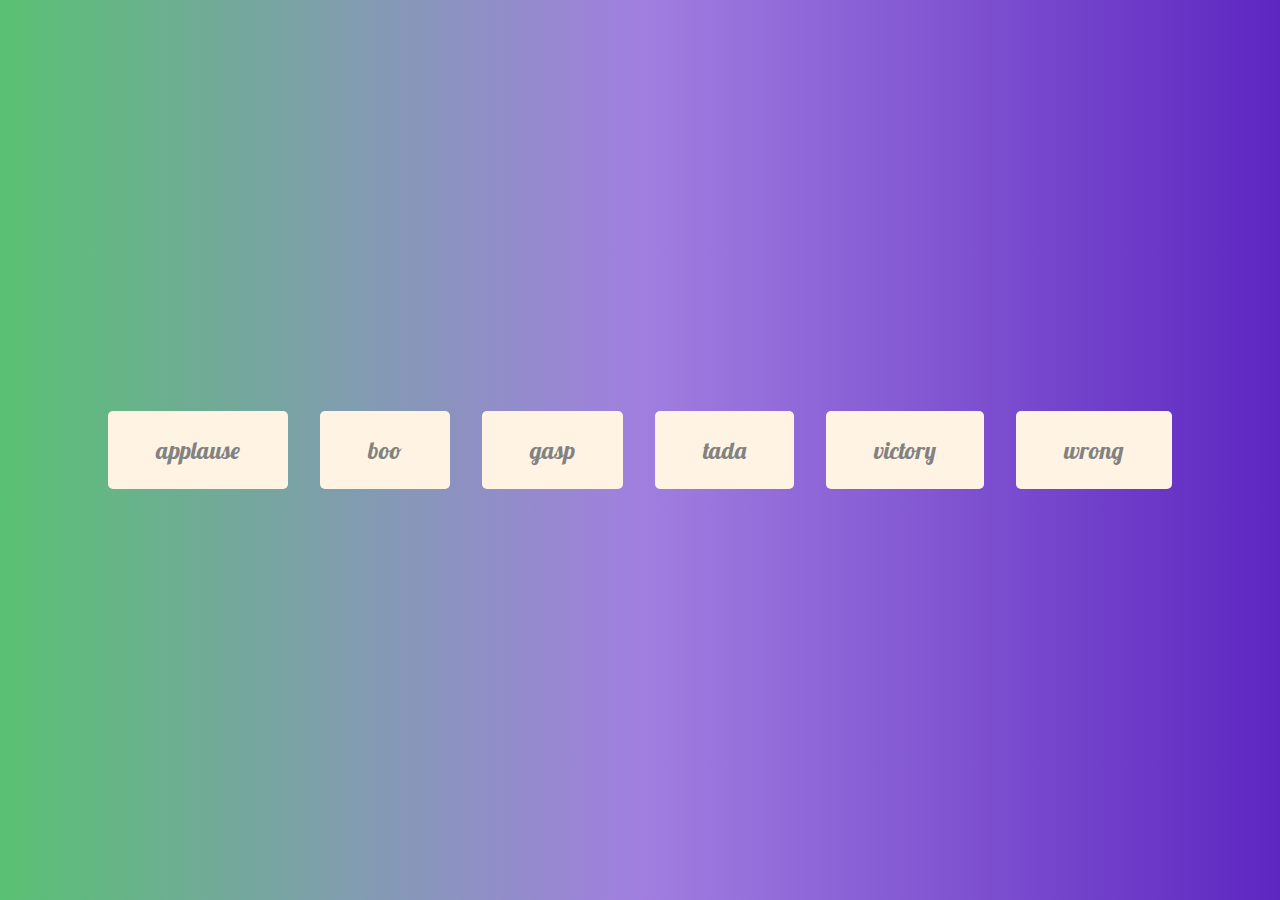
<file:  sound board/index.html>
<!--
 * @Author: Molly Pan
 * @Date: 2022-06-14 18:37:07
 * @LastEditTime: 2022-06-14 18:52:55
 * @FilePath: /50projects/ sound board/index.html
 * 只要卷不死，就往死里卷૮ ฅ'ㅅ'ฅ ა
-->
<!DOCTYPE html>
<html lang="en">

<head>
    <meta charset="UTF-8">
    <meta http-equiv="X-UA-Compatible" content="IE=edge">
    <meta name="viewport" content="width=device-width, initial-scale=1.0">
    <title>sound board</title>
    <link rel="stylesheet" href="./style.css">
</head>

<body>
    <audio src="./sounds/applause.mp3" id="applause"></audio>
    <audio src="./sounds/boo.mp3" id="boo"></audio>
    <audio src="./sounds/gasp.mp3" id="gasp"></audio>
    <audio src="./sounds/tada.mp3" id="tada"></audio>
    <audio src="./sounds/victory.mp3" id="victory"></audio>
    <audio src="./sounds/wrong.mp3" id="wrong"></audio>

    <div id="buttons"></div>
    <script src="./script.js"></script>
</body>

</html>
</file>
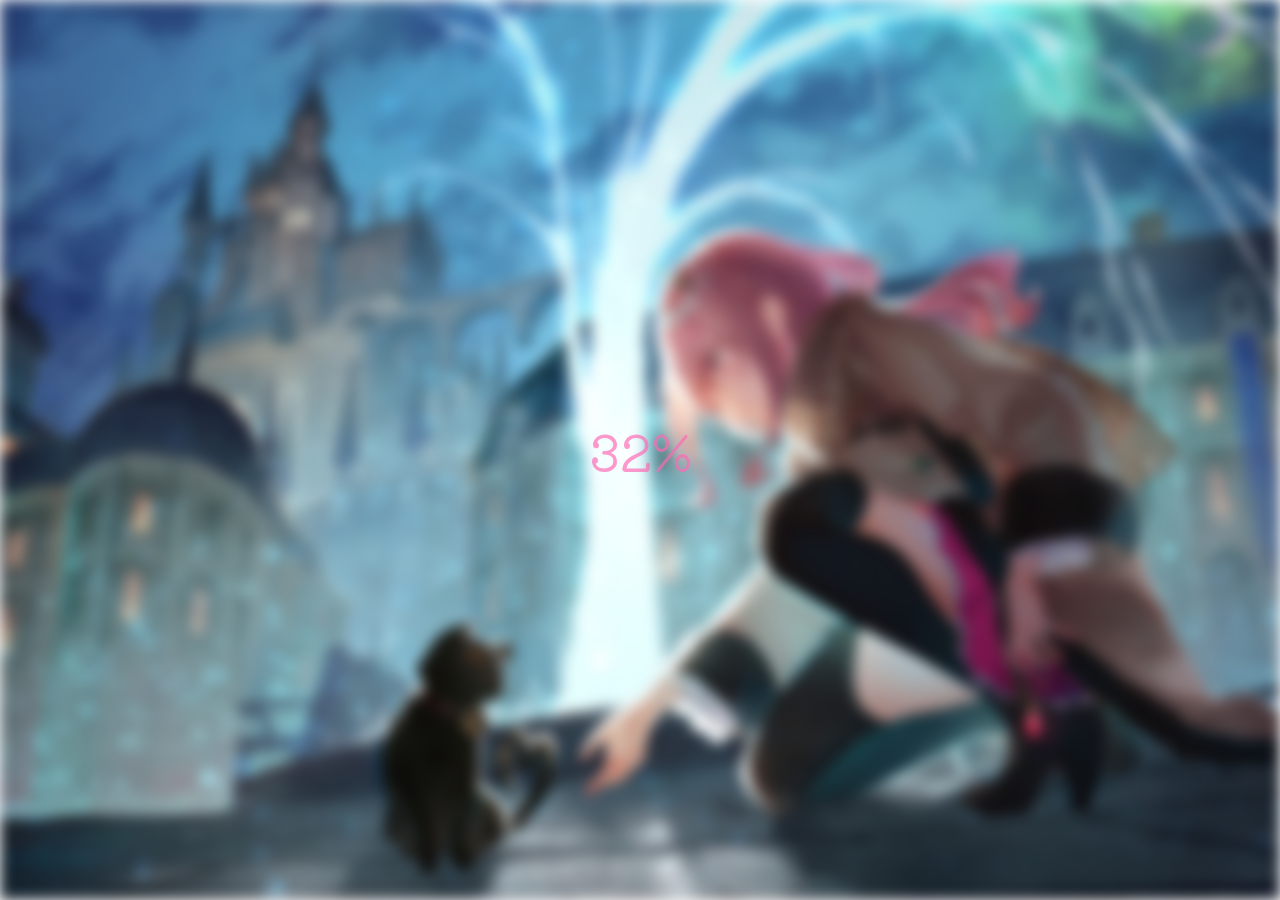
<file: Blurry Loading/index.html>
<!--
 * @Author: Molly Pan
 * @Date: 2022-06-10 20:33:29
 * @LastEditTime: 2022-06-10 21:05:58
 * @FilePath: /50projects/Blurry Loading/index.html
 * 只要卷不死，就往死里卷૮ ฅ'ㅅ'ฅ ა
-->
<!DOCTYPE html>
<html lang="en">

<head>
    <meta charset="UTF-8">
    <meta http-equiv="X-UA-Compatible" content="IE=edge">
    <meta name="viewport" content="width=device-width, initial-scale=1.0">
    <title>blurry loading</title>
    <link rel="stylesheet" href="./style.css">
</head>

<body>
    <section class="bg"></section>
    <div class="loading-text">0%</div>
<script src="./script.js"></script>
</body>

</html>
</file>
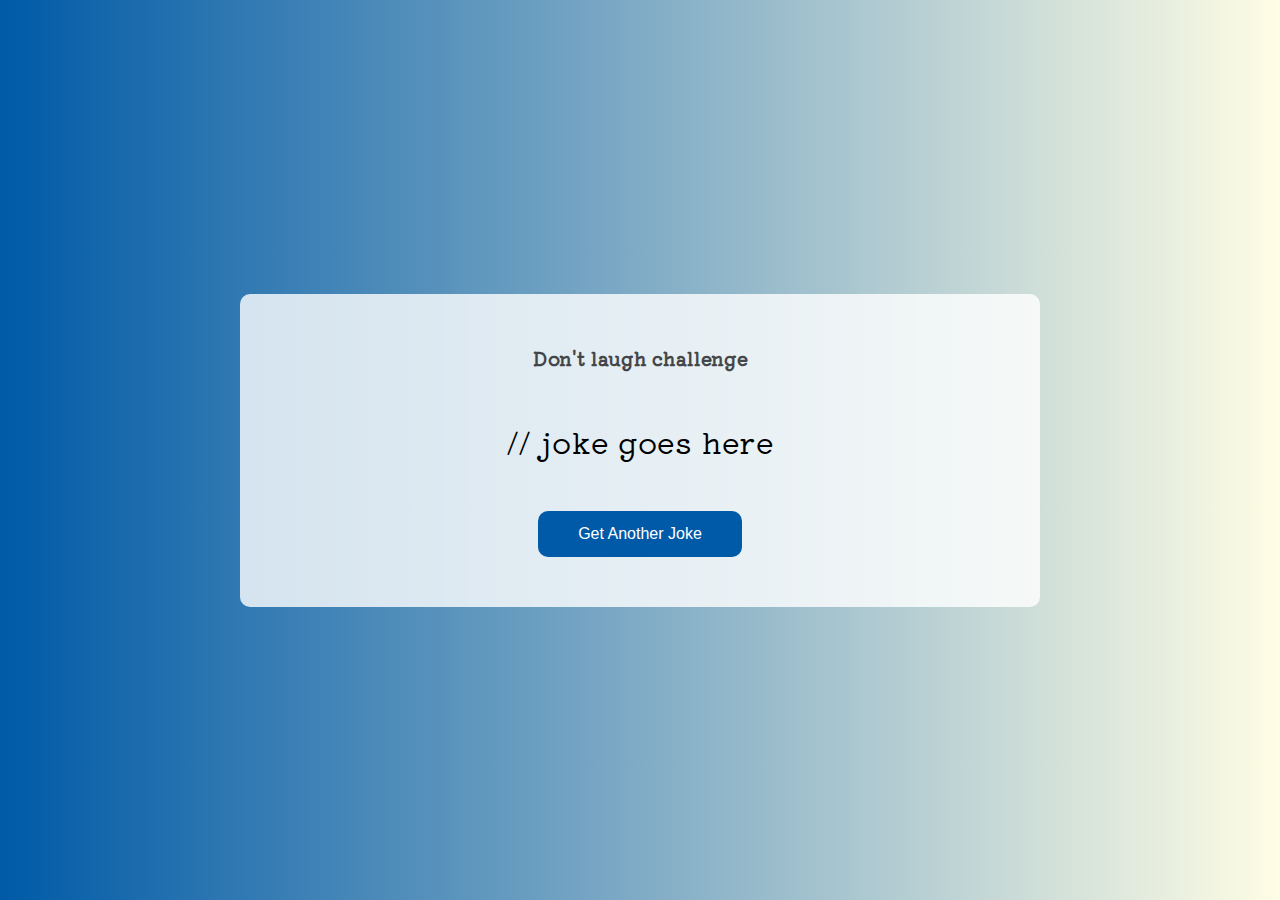
<file: dad jokes/index.html>
<!--
 * @Author: Molly Pan
 * @Date: 2022-06-16 22:58:53
 * @LastEditTime: 2022-06-16 23:25:00
 * @FilePath: /50projects/dad jokes/index.html
 * 只要卷不死，就往死里卷૮ ฅ'ㅅ'ฅ ა
-->
<!DOCTYPE html>
<html lang="en">

<head>
    <meta charset="UTF-8">
    <meta http-equiv="X-UA-Compatible" content="IE=edge">
    <meta name="viewport" content="width=device-width, initial-scale=1.0">
    <title>Dad Jokes</title>
    <link rel="stylesheet" href="./style.css">
</head>

<body>
    <div class="container">
        <h3>Don't laugh challenge</h3>
        <div id="joke" class="joke">
            // joke goes here
        </div>
        <button id="jokebtn" class="btn">Get Another Joke</button>
    </div>
    <script src="./script.js"></script>
</body>

</html>
</file>
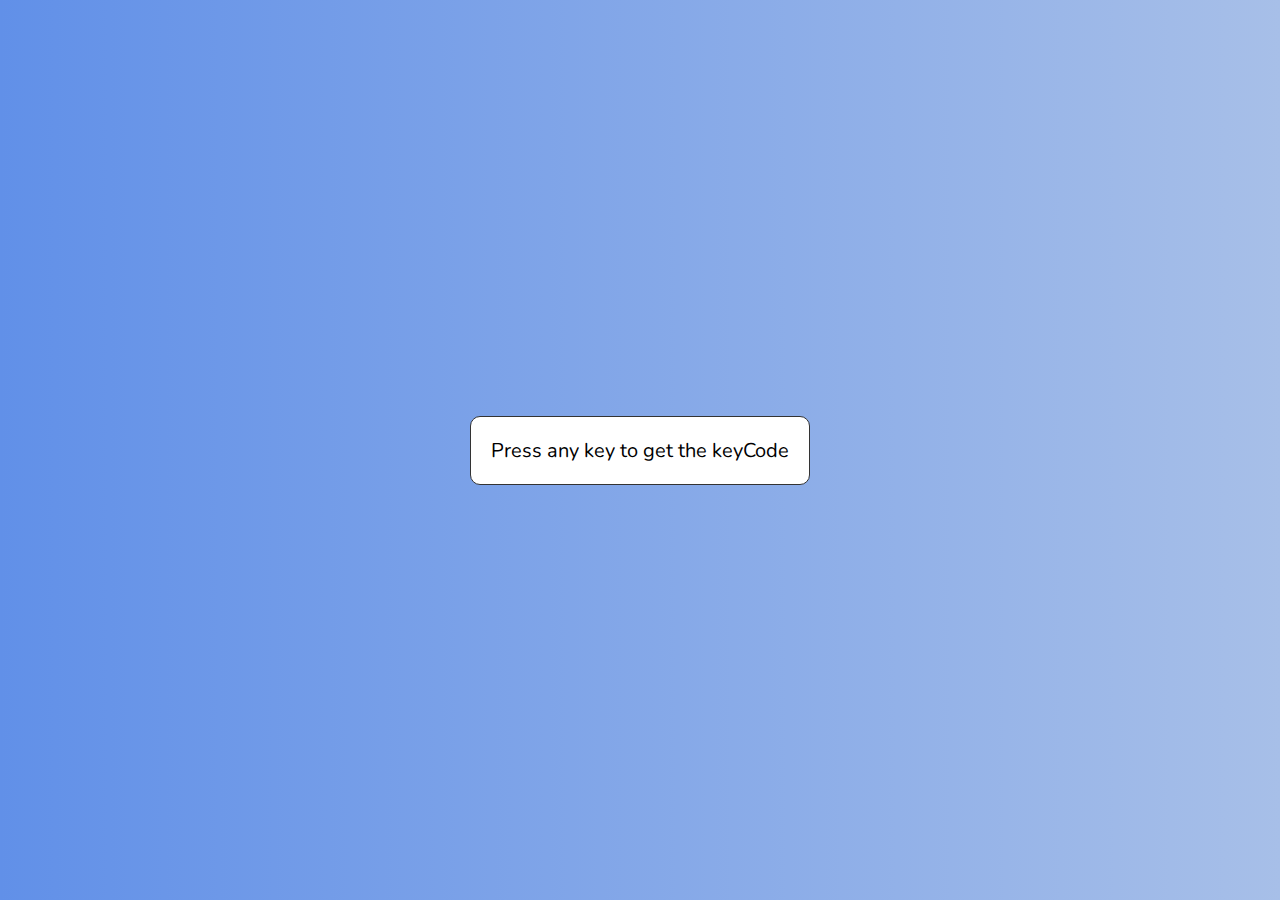
<file: event keycode/index.html>
<!--
 * @Author: Molly Pan
 * @Date: 2022-06-17 21:51:15
 * @LastEditTime: 2022-06-17 22:23:23
 * @FilePath: /50projects/event keycode/index.html
 * 只要卷不死，就往死里卷૮ ฅ'ㅅ'ฅ ა
-->

<!DOCTYPE html>
<html lang="en">

<head>
    <meta charset="UTF-8">
    <meta http-equiv="X-UA-Compatible" content="IE=edge">
    <meta name="viewport" content="width=device-width, initial-scale=1.0">
    <title>keycode</title>
    <link rel="stylesheet" href="./style.css">
</head>

<body>
    <div id="insert">
        <div class="key">
            Press any key to get the keyCode
        </div>
    </div>
    <script src="./script.js"></script>
</body>

</html>
</file>
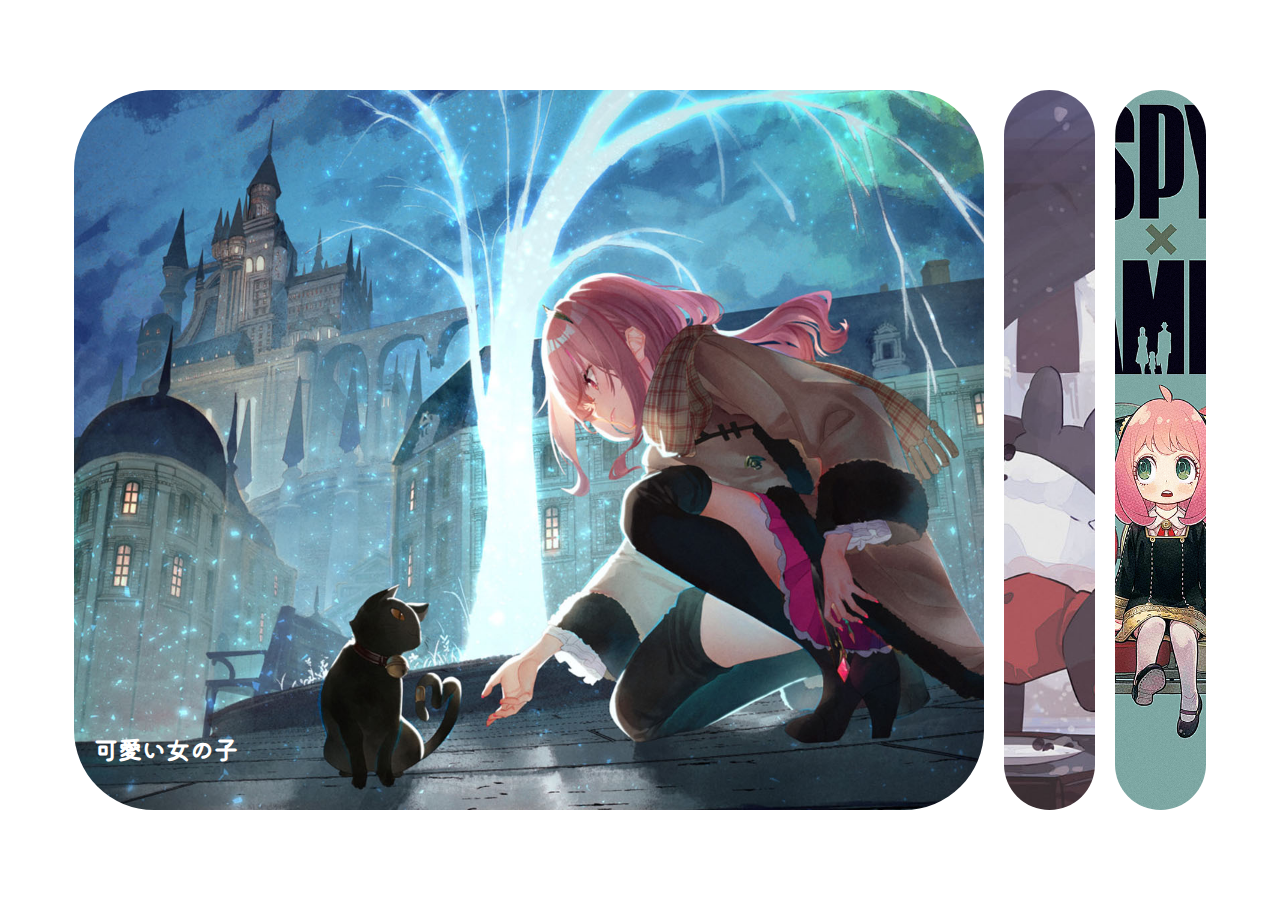
<file: Expanding Cards/index.html>
<!--
 * @Author: Molly Pan
 * @Date: 2022-06-09 22:12:29
 * @LastEditTime: 2022-06-10 10:33:40
 * @FilePath: /50projects/Expanding Cards/index.html
 * 只要卷不死，就往死里卷૮ ฅ'ㅅ'ฅ ა
-->
<!DOCTYPE html>
<html lang="en">
<head>
    <meta charset="UTF-8">
    <meta http-equiv="X-UA-Compatible" content="IE=edge">
    <meta name="viewport" content="width=device-width, initial-scale=1.0">
    <title>Expanding cards</title>
    <link rel="stylesheet" href="./style.css">
</head>
<body>
    <div class="container">
        <div class="panel active" style="background-image: url(./images/2d2658953dd633379546cc2ce0f8e5a4.jpg);">
            <h3>可愛い女の子</h3>
        </div>
        <div class="panel" style="background-image: url(./images/e3c3a8cfaf359e2809dcaa601b77cfa8.jpg);">
            <h3>ふわふわ</h3>
        </div>
        <div class="panel" style="background-image: url(./images/ff5926d41b56a927d03a270f1abad987.png);">
            <h3>ワクワク</h3>
        </div>
    </div>
    <script src="./script.js"></script>
</body>
</html>
</file>
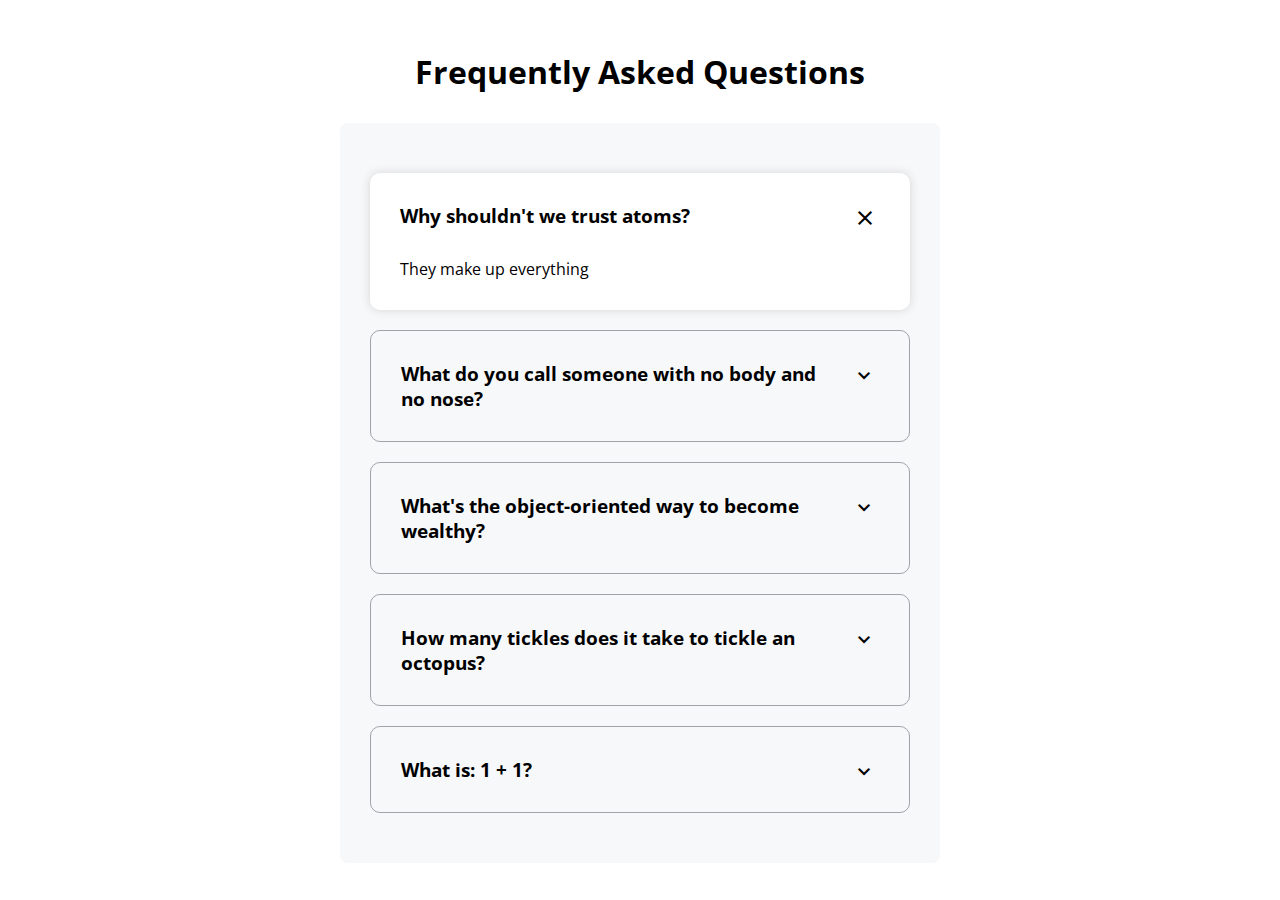
<file: fold cards/index.html>
<!--
 * @Author: Molly Pan
 * @Date: 2022-06-21 21:32:47
 * @LastEditTime: 2022-06-21 22:18:49
 * @FilePath: /50projects/50projects/fold cards/index.html
 * 只要卷不死，就往死里卷૮ ฅ'ㅅ'ฅ ა
-->
<!DOCTYPE html>
<html lang="en">

<head>
    <meta charset="UTF-8">
    <meta http-equiv="X-UA-Compatible" content="IE=edge">
    <meta name="viewport" content="width=device-width, initial-scale=1.0">
    <link rel="stylesheet"
        href="https://fonts.googleapis.com/css2?family=Material+Symbols+Outlined:opsz,wght,FILL,GRAD@48,400,0,0" />
        <link rel="stylesheet" href="https://cdnjs.cloudflare.com/ajax/libs/font-awesome/5.14.0/css/all.min.css" integrity="sha512-1PKOgIY59xJ8Co8+NE6FZ+LOAZKjy+KY8iq0G4B3CyeY6wYHN3yt9PW0XpSriVlkMXe40PTKnXrLnZ9+fkDaog==" crossorigin="anonymous" />
    <title>fold cards</title>
    <link rel="stylesheet" href="./style.css">
</head>

<body>
    <h1>Frequently Asked Questions</h1>
    <div class="faq-container">
        <div class="faq active">
            <h3 class="faq-title">
                Why shouldn't we trust atoms?
            </h3>

            <p class="faq-text">
                They make up everything
            </p>

            <button class="faq-toggle">
                <span class="material-symbols-outlined">
                    expand_more
                </span>
                <span class="material-symbols-outlined">
                    close
                </span>
            </button>
        </div>

        <div class="faq">
            <h3 class="faq-title">
                What do you call someone with no body and no nose?
            </h3>
            <p class="faq-text">
                Nobody knows.
            </p>
            <button class="faq-toggle">
                <span class="material-symbols-outlined">
                    expand_more
                </span>
                <span class="material-symbols-outlined">
                    close
                </span>
            </button>
        </div>

        <div class="faq">
            <h3 class="faq-title">
                What's the object-oriented way to become wealthy?
            </h3>
            <p class="faq-text">
                Inheritance.
            </p>
            <button class="faq-toggle">
                <span class="material-symbols-outlined">
                    expand_more
                </span>
                <span class="material-symbols-outlined">
                    close
                </span>
            </button>
        </div>

        <div class="faq">
            <h3 class="faq-title">
                How many tickles does it take to tickle an octopus?
            </h3>
            <p class="faq-text">
                Ten-tickles!
            </p>
            <button class="faq-toggle">
                <span class="material-symbols-outlined">
                    expand_more
                </span>
                <span class="material-symbols-outlined">
                    close
                </span>
            </button>
        </div>

        <div class="faq">
            <h3 class="faq-title">
                What is: 1 + 1?
            </h3>
            <p class="faq-text">
                Depends on who are you asking.
            </p>
            <button class="faq-toggle">
                <span class="material-symbols-outlined">
                    expand_more
                </span>
                <span class="material-symbols-outlined">
                    close
                </span>
            </button>
        </div>
    </div>
    <script src="script.js"></script>
</body>

</html>
</file>
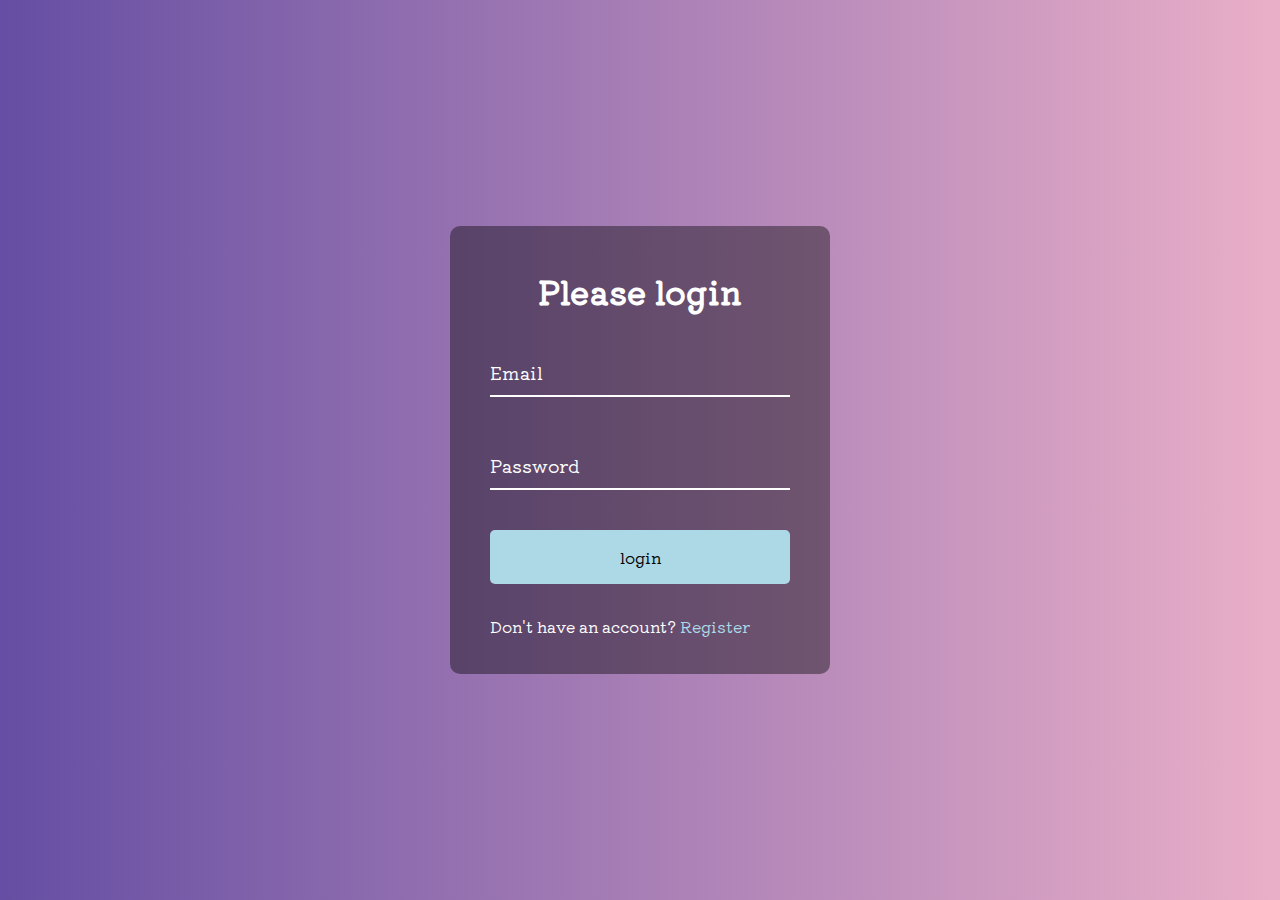
<file: form input wave/index.html>
<!--
 * @Author: Molly Pan
 * @Date: 2022-06-13 20:52:55
 * @LastEditTime: 2022-06-13 21:20:43
 * @FilePath: /50projects/form input wave/index.html
 * 只要卷不死，就往死里卷૮ ฅ'ㅅ'ฅ ა
-->
<!DOCTYPE html>
<html lang="en">

<head>
    <meta charset="UTF-8">
    <meta http-equiv="X-UA-Compatible" content="IE=edge">
    <meta name="viewport" content="width=device-width, initial-scale=1.0">
    <title>form input wave</title>
    <link rel="stylesheet" href="./style.css">
</head>

<body>
    <div class="container">
        <h1>Please login</h1>
        <form>
            <div class="form-control">
                <input type="text" required>
                <label>Email</label>
            </div>

            <div class="form-control">
                <input type="password" required>
                <label>Password</label>
            </div>

            <button class="btn">login</button>

            <p class="text">Don't have an account? <a href="#">Register</a></p>
        </form>
    </div>
    <script src="./script.js"></script>
</body>

</html>
</file>
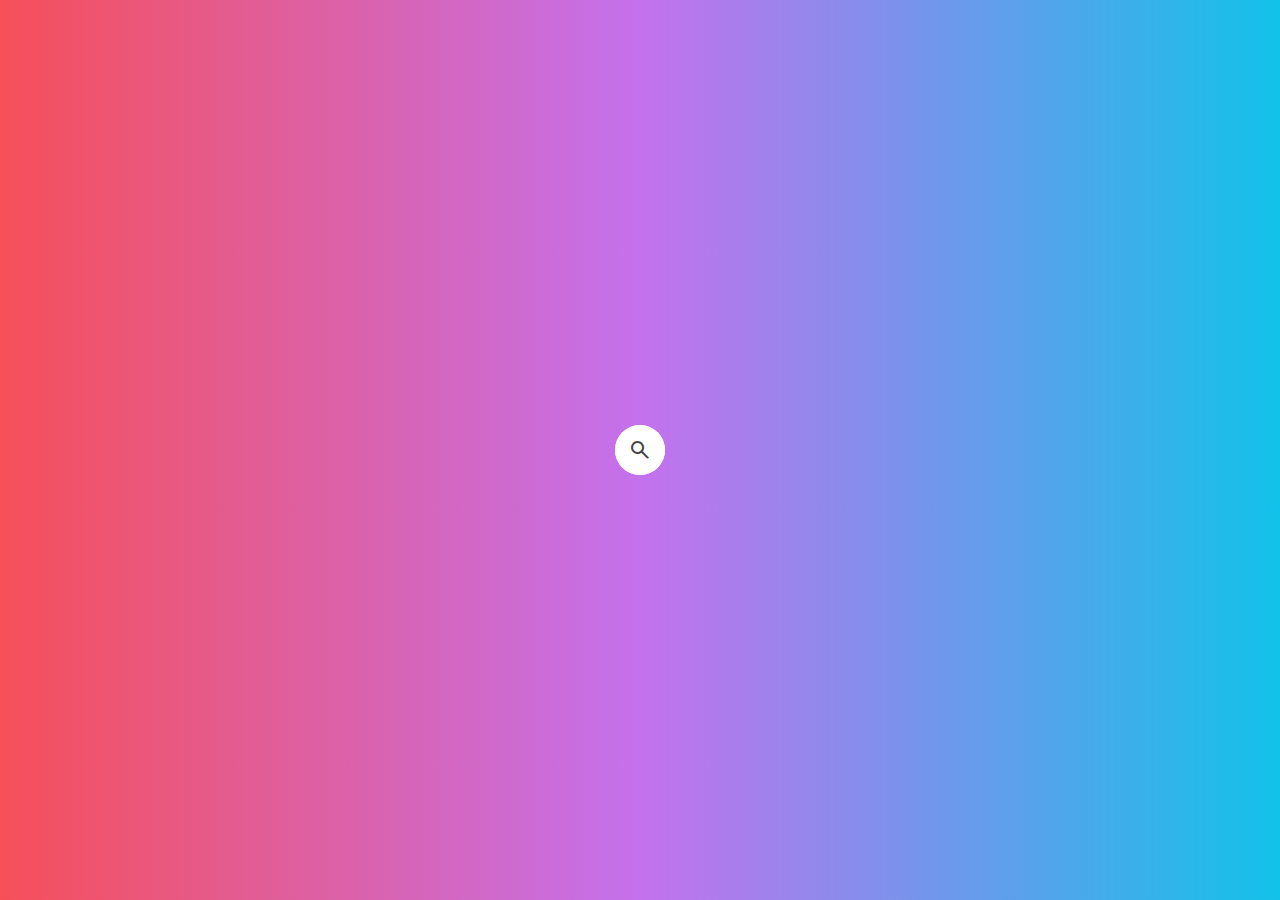
<file: Hidden Search Bar/index.html>
<!--
 * @Author: Molly Pan
 * @Date: 2022-06-10 19:23:54
 * @LastEditTime: 2022-06-10 20:04:20
 * @FilePath: /50projects/Hidden Search Bar/index.html
 * 只要卷不死，就往死里卷૮ ฅ'ㅅ'ฅ ა
-->
<!DOCTYPE html>
<html lang="en">

<head>
    <meta charset="UTF-8">
    <meta http-equiv="X-UA-Compatible" content="IE=edge">
    <meta name="viewport" content="width=device-width, initial-scale=1.0">
    <title>Hidden Search Bar</title>
    <link rel="stylesheet"
        href="https://fonts.googleapis.com/css2?family=Material+Symbols+Rounded:opsz,wght,FILL,GRAD@48,700,0,0" />
    <link rel="stylesheet" href="./style.css">
</head>

<body>
    <div class="search">
        <input type="text" class="input" placeholder="Search...">
        <button class="btn">
            <span class="material-symbols-rounded">
                search
            </span>
        </button>
    </div>
<script src="./script.js"></script>
</body>

</html>
</file>
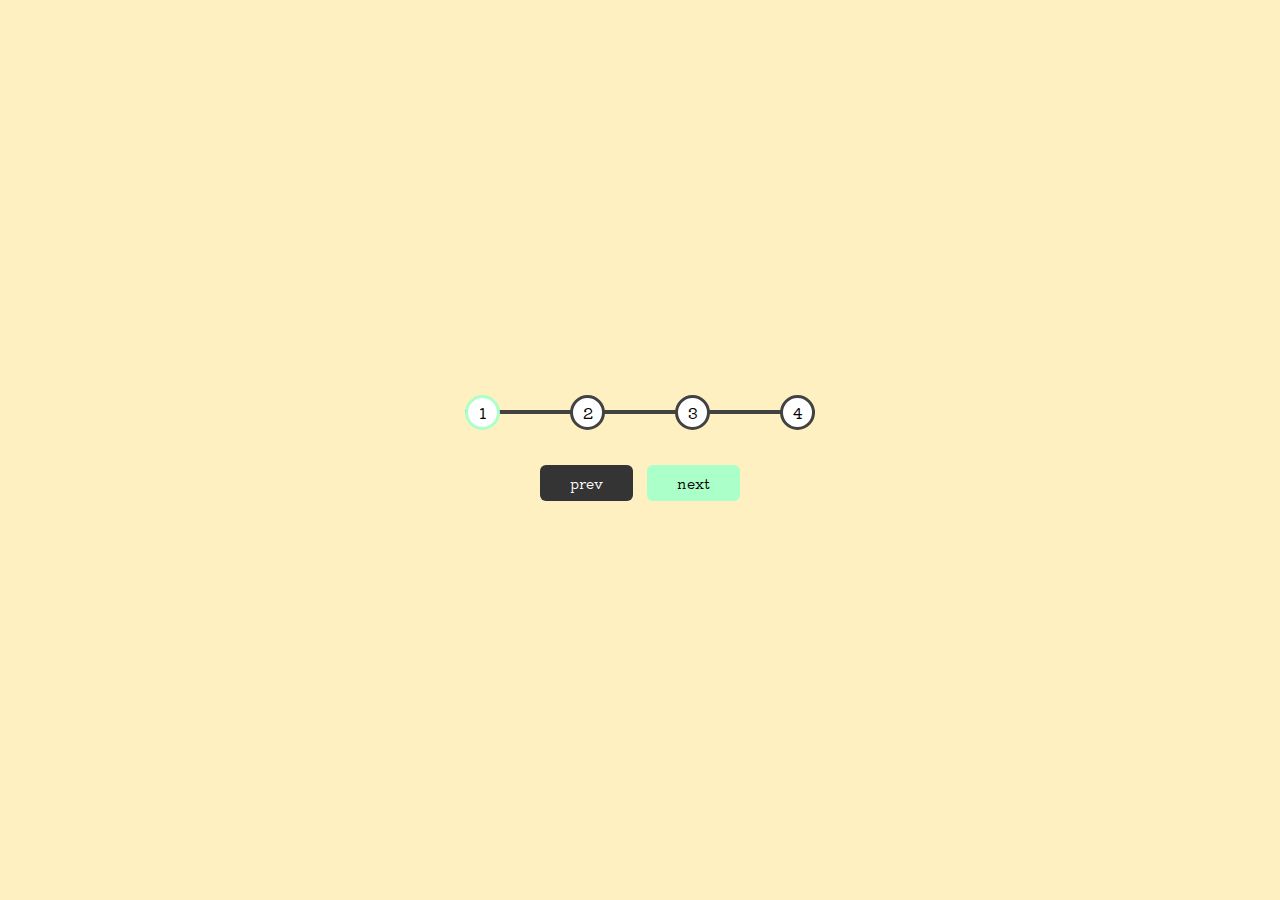
<file: Progress Steps/index.html>
<!--
 * @Author: Molly Pan
 * @Date: 2022-06-10 11:55:03
 * @LastEditTime: 2022-06-10 15:08:28
 * @FilePath: /50projects/Progress Steps/index.html
 * 只要卷不死，就往死里卷૮ ฅ'ㅅ'ฅ ა
-->
<!DOCTYPE html>
<html lang="en">

<head>
    <meta charset="UTF-8">
    <meta http-equiv="X-UA-Compatible" content="IE=edge">
    <meta name="viewport" content="width=device-width, initial-scale=1.0">
    <title>Progress Steps</title>
    <link rel="stylesheet" href="./style.css">
</head>

<body>
    <div class="container">
        <div class="progress-container">
            <div class="progress" id="progress"></div>
            <div class="circle active">1</div>
            <div class="circle">2</div>
            <div class="circle">3</div>
            <div class="circle">4</div>
        </div>

        <button class="btn" id="prev" disabled>prev</button>
        <button class="btn" id="next">next</button>
    </div>
<script src="./script.js"></script>
</body>

</html>
</file>
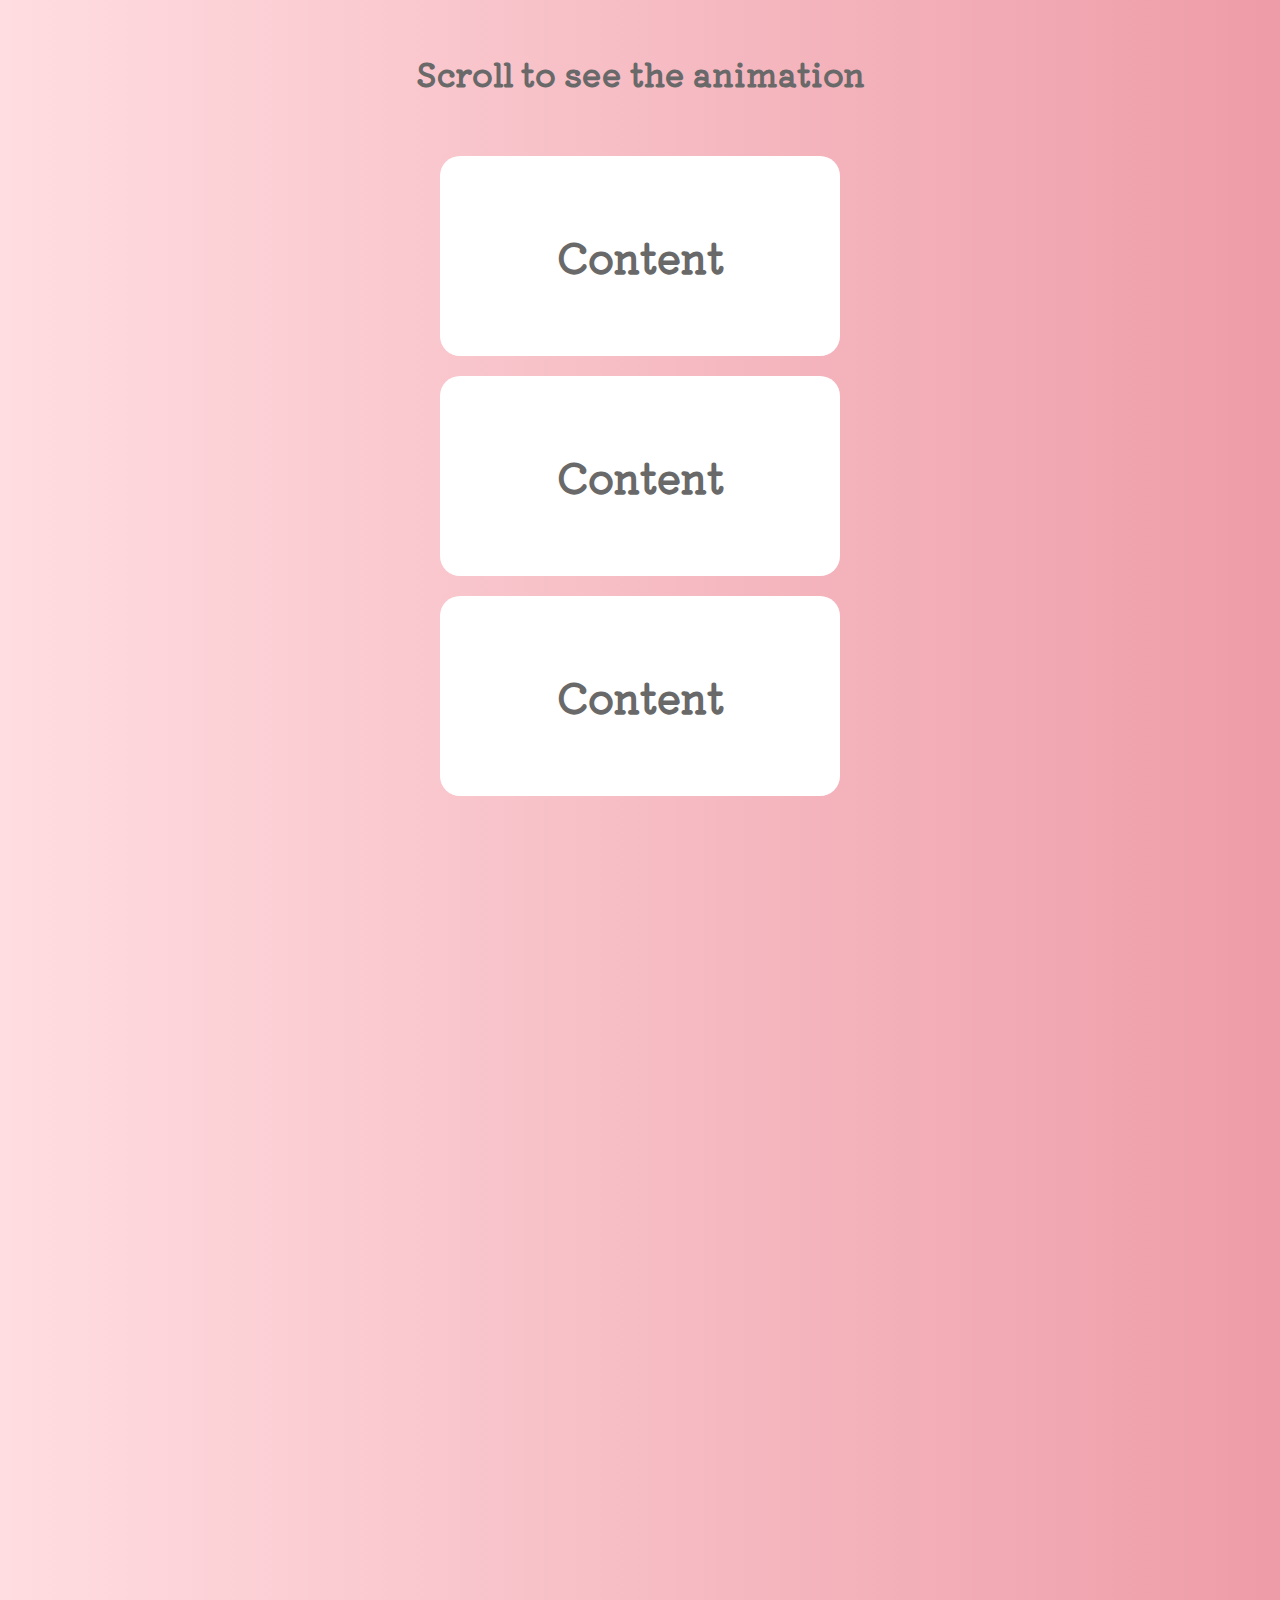
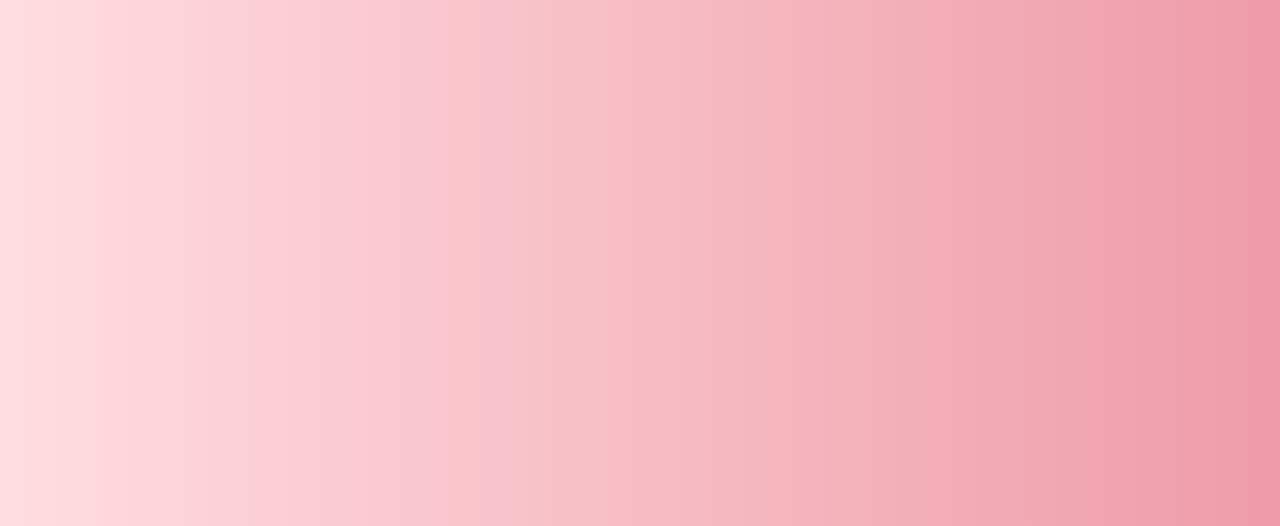
<file: Scroll Animation/index.html>
<!--
 * @Author: Molly Pan
 * @Date: 2022-06-11 18:43:04
 * @LastEditTime: 2022-06-11 20:53:11
 * @FilePath: /50projects/Scroll Animation/index.html
 * 只要卷不死，就往死里卷૮ ฅ'ㅅ'ฅ ა
-->
<!DOCTYPE html>
<html lang="en">

<head>
    <meta charset="UTF-8">
    <meta http-equiv="X-UA-Compatible" content="IE=edge">
    <meta name="viewport" content="width=device-width, initial-scale=1.0">
    <title>Scroll Animation</title>
    <link rel="stylesheet" href="./style.css">
</head>

<body>
    <h1>Scroll to see the animation</h1>
    <div class="box show">
        <h2>Content</h2>
    </div>
    <div class="box">
        <h2>Content</h2>
    </div>
    <div class="box">
        <h2>Content</h2>
    </div>
    <div class="box">
        <h2>Content</h2>
    </div>
    <div class="box">
        <h2>Content</h2>
    </div>
    <div class="box">
        <h2>Content</h2>
    </div>
    <div class="box">
        <h2>Content</h2>
    </div>
    <div class="box">
        <h2>Content</h2>
    </div>
    <div class="box">
        <h2>Content</h2>
    </div>
<script src="./script.js"></script>
</body>

</html>
</file>
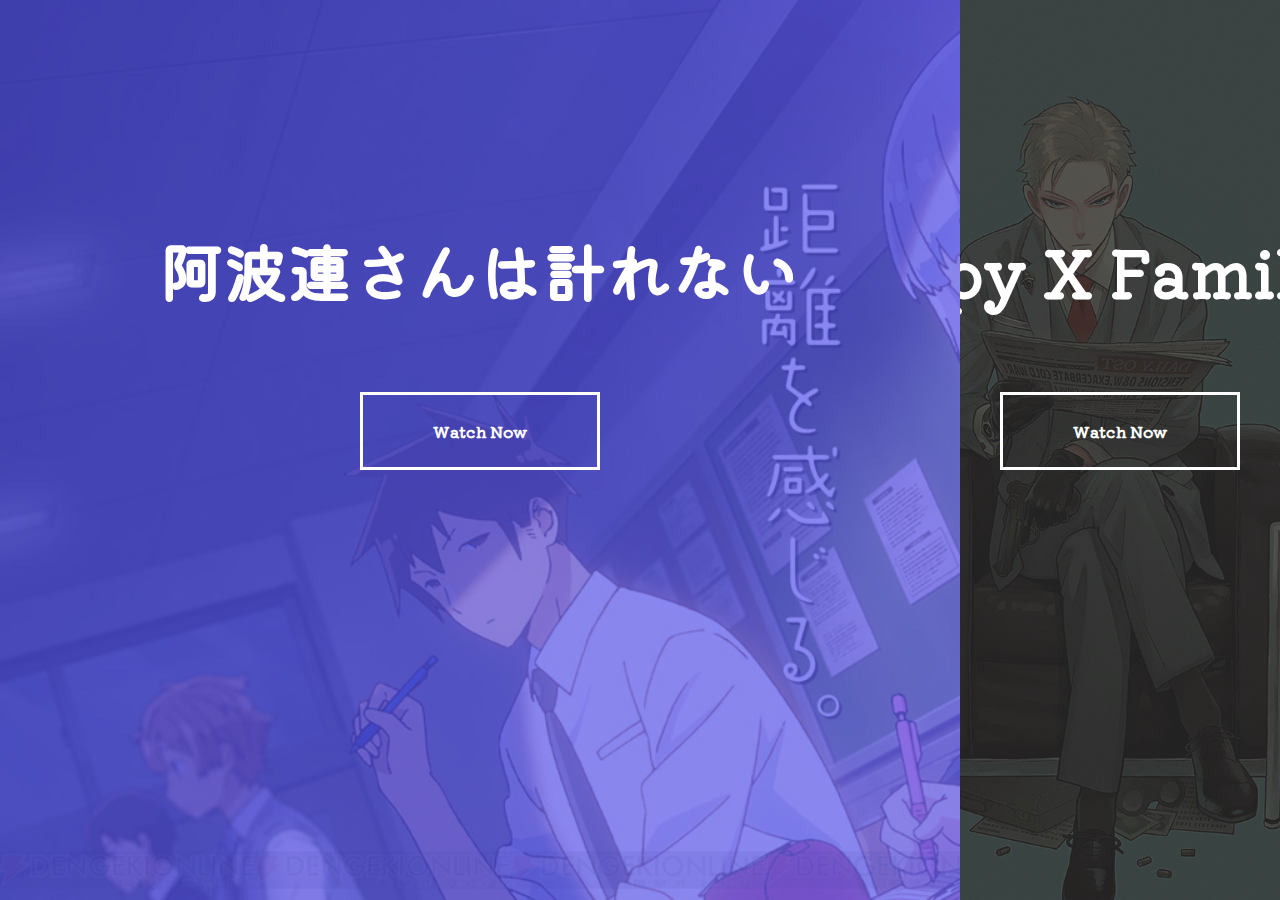
<file: split landing page/index.html>
<!--
 * @Author: Molly Pan
 * @Date: 2022-06-12 14:36:50
 * @LastEditTime: 2022-06-12 16:27:59
 * @FilePath: /50projects/split landing page/index.html
 * 只要卷不死，就往死里卷૮ ฅ'ㅅ'ฅ ა
-->
<!DOCTYPE html>
<html lang="en">

<head>
    <meta charset="UTF-8">
    <meta http-equiv="X-UA-Compatible" content="IE=edge">
    <meta name="viewport" content="width=device-width, initial-scale=1.0">
    <title>split landing page</title>
    <link rel="stylesheet" href="./style.css">
</head>

<body>
    <div class="container">
        <div class="split left">
            <h1>阿波連さんは計れない</h1>
            <a href="https://www.bilibili.com/bangumi/play/ss39180?spm_id_from=333.337.0.0" class="btn">Watch Now</a>
        </div>
        <div class="split right">
            <h1>Spy X Family</h1>
            <a href="https://www.bilibili.com/bangumi/play/ss41410?spm_id_from=333.337.0.0" class="btn">Watch Now</a>
        </div>
    </div>

    <script>
        const left = document.querySelector('.left')
        const right = document.querySelector('.right')
        const container = document.querySelector('.container')

        left.addEventListener('mouseenter', () => {
            container.classList.add('hover-left')
        })
        left.addEventListener('mouseleave', () => {
            container.classList.remove('hover-left')
        })

        right.addEventListener('mouseenter', () => {
            container.classList.add('hover-right')
        })
        right.addEventListener('mouseleave', () => {
            container.classList.remove('hover-right')
        })

    </script>
</body>

</html>
</file>
<file:  sound board/style.css>
@import url('https://fonts.googleapis.com/css2?family=Lobster&display=swap');

* {
    box-sizing: border-box;
}

body {
    background: linear-gradient(to right, #59c173, #a17fe0, #5d26c1);
    font-family: 'Lobster', cursive;
    display: flex;
    flex-wrap: wrap;
    align-items: center;
    justify-content: center;
    text-align: center;
    height: 100vh;
    overflow: hidden;
    margin: 0;
}

.btn {
    font-family: inherit;
    background-color: rgb(255, 244, 228);
    border-radius: 5px;
    border: none;
    color: rgb(130, 130, 130);
    margin: 1rem;
    padding: 1.5rem 3rem;
    font-size: 1.5rem;
    cursor: pointer;
    outline: none;
    transition: transform 0.4s ease;
}

.btn:active {
    transform: scale(98%);
}
</file>
<file: Blurry Loading/style.css>
@import url('https://fonts.googleapis.com/css2?family=Kiwi+Maru:wght@300;400;500&display=swap');

* {
    box-sizing: border-box;
}

body {
    font-family: 'Kiwi Maru', serif;
    display: flex;
    align-items: center;
    justify-content: center;
    height: 100vh;
    overflow: hidden;
    margin: 0;
}

.bg {
    background: url(./images/2d2658953dd633379546cc2ce0f8e5a4.jpg) no-repeat center center/cover; /* 「 background-position / background-size」 */
    /* background: color image attachment repeat poition / size */
    position: absolute;
    top: 0;
    left: 0;
    width: 100vw;
    height: 100vh;
    z-index: -1;
    filter: blur(70px);
}

.loading-text {
    font-size: 50px;
    color: hotpink;
}
</file>
<file: dad jokes/style.css>
@import url('https://fonts.googleapis.com/css2?family=Kiwi+Maru:wght@300;400;500&display=swap');

* {
    box-sizing: border-box;
}

body {
    font-family: 'Kiwi Maru', serif;
    background: linear-gradient(to right, #005aa7, #fffde4);
    display: flex;
    align-items: center;
    justify-content: center;
    height: 100vh;
    overflow: hidden;
    margin: 0;
    padding: 20px;
}

.container {
    background-color: rgba(255, 255, 255, 0.8);
    border-radius: 10px;
    padding: 50px 20px;
    text-align: center;
    max-width: 100%;
    width: 800px;
}

h3 {
    margin: 0;
    opacity: 0.7;
}

.joke {
    font-size: 30px;
    letter-spacing: 1px;
    line-height: 40px;
    margin: 50px auto;
    max-width: 600px;
}

.btn {
    border: none;
    background-color: #005aa7;
    border-radius: 10px;
    color: white;
    padding: 14px 40px;
    font-size: 16px ;
    cursor: pointer;
}

.btn:active {
    transform: scale(98%);
}
</file>
<file: event keycode/style.css>
@import url('https://fonts.googleapis.com/css2?family=Nunito:wght@600&display=swap');

* {
    box-sizing: border-box;
}

body {
    background: linear-gradient(to right, #6190e8, #a7bfe8);
    font-family: 'Nunito', sans-serif;
    display: flex;
    flex-wrap: wrap;
    align-items: center;
    justify-content: center;
    text-align: center;
    height: 100vh;
    overflow: hidden;
    margin: 0;
}

.key {
    border: 1px solid #333;
    background-color: white;
    display: inline-flex;
    align-items: center;
    font-size: 20px;
    padding: 20px;
    flex-direction: column;
    margin: 10px;
    border-radius: 10px;
    min-width: 150px;
}
</file>
<file: Expanding Cards/style.css>
/* 引入字体 */
@import url('https://fonts.googleapis.com/css2?family=Kiwi+Maru:wght@300;400;500&display=swap');

* {
    box-sizing: border-box;
}

body {
    font-family: 'Kiwi Maru', serif;
    display: flex;
    align-items: center;
    justify-content: center;
    height: 100vh;
    overflow: hidden;
    margin: 0;
}

.container {
    display: flex;
    width: 90vw;
}

.panel {
    background-size: cover;
    background-position: center;
    background-repeat: no-repeat;
    height: 80vh;
    border-radius: 80px;
    color: white;
    cursor: pointer;
    flex: 0.5;
    margin: 10px;
    position: relative;
    transition: flex 0.7s ease-in;
}

.panel h3 {
    font-size: 24px;
    position: absolute;
    bottom: 20px;
    left: 20px;
    opacity: 0;
}

.panel.active {
    flex: 5;
}

.panel.active h3 {
    opacity: 1;
    transition: opacity 0.3s ease-in 0.4s;
}

@media (max-width: 480px) {
    .container{
        width: 100vw;
    }
}
</file>
<file: fold cards/style.css>
@import url('https://fonts.googleapis.com/css2?family=Open+Sans:wght@300;400;600&display=swap');

* {
    box-sizing: border-box;
}

body {
    font-family: 'Open Sans', sans-serif;
    display: flex;
    flex-direction: column;
    align-items: center;
    justify-content: center;
    margin: 0;
}

h1 {
    margin: 50px 0 30px;
}

.faq-container {
    background-color: #f7f8fa;
    border-radius: 8px;
    max-width: 600px;
    padding: 30px;
}

.faq {
    background: transparent;
    border: 0.6px solid #9fa4a8;
    border-radius: 10px;
    margin: 20px 0;
    padding: 30px;
    position: relative;
    overflow: hidden;
    transition: 0.3s ease;
}

.faq.active {
    background-color: #fff;
    border: none;
    box-shadow: 0 0 10px rgb(213, 213, 213);
}

.faq.active::before,
.faq.active::after {
    content: '\f075';
    font-family: 'Font Awesome 5 Free';
    color: aquamarine;
    font-size: 7rem;
    position: absolute;
    opacity: 0.1;
    top: 20px;
    left: 20px;
    z-index: 0;
}

.faq.active::before {
    color: rgba(74, 164, 255, 0.8);
    top: -10px;
    left: -30px;
    transform: rotateY(180deg);
}

.faq-title {
    margin: 0 60px 0 0;
}

.faq-text {
    display: none;
    margin: 30px 0 0;
}

.faq.active .faq-text {
    display: block;
}

.faq-toggle {
    background: transparent;
    border: 0;
    cursor: pointer;
    display: flex;
    align-items: center;
    justify-content: center;
    font-size: 16px;
    padding: 0;
    position: absolute;
    top: 30px;
    right: 30px;
    height: 30px;
    width: 30px;
}

.faq-toggle span:last-child {
    display: none;
}

.faq.active .faq-toggle span:last-child {
    display: block;
}

.faq.active .faq-toggle span:first-child {
    display: none;
}
</file>
<file: form input wave/style.css>
@import url('https://fonts.googleapis.com/css2?family=Kiwi+Maru:wght@300;400;500&display=swap');

* {
    box-sizing: border-box;
}

body {
    background: linear-gradient(to right, #654ea3, #eaafc8);
    color: white;
    font-family: 'Kiwi Maru', serif;
    display: flex;
    flex-direction: column;
    align-items: center;
    justify-content: center;
    height: 100vh;
    overflow: hidden;
    margin: 0;
}

.container {
    background-color: rgba(0, 0, 0, 0.4);
    padding: 20px 40px;
    border-radius: 10px;
}

.container h1 {
    text-align: center;
    margin-bottom: 30px;
}

.container a {
    text-decoration: none;
    color: lightblue;
}

.form-control {
    position: relative;
    margin: 20px 0 40px;
    width: 300px;
}

.form-control input {
    background-color: transparent;
    border: none;
    outline: none;
    border-bottom: 2px solid white;
    display: block;
    width: 100%;
    padding: 15px 0;
    font-size: 18px;
    color: white;
}

.form-control input:focus,
.form-control input:valid {
    outline: 0;
    border-bottom-color: lightblue;
}

.form-control label {
    position: absolute;
    top: 15px;
    left: 0;
}

.form-control label span {
    display: inline-block;
    font-size: 18px;
    min-width: 5px;
    transition: all 0.3s cubic-bezier(0.68, -0.55, 0.265, 1.55);
}

.form-control input:focus + label span,
.form-control input:valid + label span {
    color: lightblue;
    transform: translateY(-30px);
}

.btn {
    cursor: pointer;
    display: inline-block;
    width: 100%;
    background-color: lightblue;
    padding: 15px;
    font-family: inherit;
    font-size: 16px;
    border: none;
    outline: none;
    border-radius: 5px;
}

.btn:active {
    transform: scale(98%);
}

.text {
    margin-top: 30px;
}
</file>
<file: Hidden Search Bar/style.css>
@import url('https://fonts.googleapis.com/css2?family=Kiwi+Maru:wght@300;400;500&display=swap');

* {
    box-sizing: border-box;
}

body {
    background: linear-gradient(to left, #12c2e9, #c471ed, #f64f59);
    font-family: 'Kiwi Maru', serif;
    display: flex;
    align-items: center;
    justify-content: center;
    height: 100vh;
    overflow: hidden;
    margin: 0;
}

.search {
    position: relative;
    height: 50px;
}

.search .input {
    background-color: #fff;
    border: none;
    font-size: 18px;
    padding: 15px;
    height: 50px;
    width: 50px;
    border-radius: 30px;
    transition: width .3s ease;
}

.btn {
    background-color: #fff;
    border: none;
    cursor: pointer;
    font-size: 35px;
    color: rgb(70, 70, 70);
    position: absolute;
    top: 0;
    left: 0;
    height: 50px;
    width: 50px;
    border-radius: 50%;
    transition: transform .3s ease;
}

.btn:focus,
.input:focus {
    outline: none;
}

.search.active .input {
    width: 200px;
}

.search.active .btn {
    transform: translateX(155px);
}
</file>
<file: Progress Steps/style.css>
@import url('https://fonts.googleapis.com/css2?family=Kiwi+Maru:wght@300;400;500&display=swap');

* {
    box-sizing: border-box;
}

body {
    background-color: #fff0c2;
    font-family: 'Kiwi Maru', serif;
    display: flex;
    align-items: center;
    justify-content: center;
    height: 100vh;
    overflow: hidden;
    margin: 0;
}

.container {
    text-align: center;
}

.progress-container {
    display: flex;
    justify-content: space-between;
    position: relative;
    margin-bottom: 30px;
    width: 350px;
    max-width: 100%;
}

.progress-container::before {
    content: '';
    position: absolute;
    background-color: #424242;
    height: 4px;
    width: 100%;
    top: 50%;
    left: 0;
    transform: translateY(-50%);
    z-index: -1;
}

.progress {
    position: absolute;
    background-color: #ABFFC8;
    height: 4px;
    width: 0%;
    top: 50%;
    left: 0;
    transform: translateY(-50%);
    z-index: -1;
    transition: 0.4s ease;
}

.circle {
    background-color: #fff;
    border-radius: 50%;
    height: 35px;
    width: 35px;
    display: flex;
    align-items: center;
    justify-content: center;
    border: 3px solid #424242;
    transition: 0.4s ease;
}

.circle.active {
    border: 3px solid #ABFFC8
}

.btn {
    background-color: #ABFFC8;
    border: none;
    border-radius: 6px;
    cursor: pointer;
    font-family: inherit;
    padding: 8px 30px;
    margin: 5px;
    font-size: 14px;
}

.btn:active {
    transform: scale(0.98);
}

.btn:focus {
    outline: 0;
}

.btn:disabled {
    background-color: #343434;
    color: white;
    cursor: not-allowed;
}
</file>
<file: Scroll Animation/style.css>
@import url('https://fonts.googleapis.com/css2?family=Kiwi+Maru:wght@300;400;500&display=swap');

* {
    box-sizing: border-box;
}

body {
    background: linear-gradient(to left, #ee9ca7, #ffdde1);
    font-family: 'Kiwi Maru', serif;
    display: flex;
    flex-direction: column;
    align-items: center;
    justify-content: center;
    margin: 0;
    color: dimgrey;
}

h1 {
    margin: 50px 10px;
}

.box {
    background-color: white;
    display: flex;
    align-items: center;
    justify-content: center;
    width: 400px;
    height: 200px;
    margin: 10px;
    border-radius: 20px;
    transform: translateX(400%);
    transition: transform 0.4s ease;
}

.box:nth-of-type(even) {
    transform: translateX(-400%);
}

.box.show {
    transform: translateX(0);
}

.box h2 {
    font-size: 40px;
}
</file>
<file: split landing page/style.css>
@import url('https://fonts.googleapis.com/css2?family=Kiwi+Maru:wght@300;400;500&display=swap');

:root {
    --left-bg-color: rgba(87, 84, 236, 0.7);
    --right-bg-color: rgba(43, 43, 43, 0.8);
    --left-btn-hover-color: rgba(87, 84, 236, 1);
    --right-btn-hover-color: rgba(28, 112, 28, 1);
    --hover-width: 75%;
    --other-width: 25%;
}

* {
    box-sizing: border-box;
}

body {
    font-family: 'Kiwi Maru', serif;
    height: 100vh;
    overflow: hidden;
    margin: 0;
}

h1 {
    font-size: 4rem;
    position: absolute;
    top: 20%;
    left: 50%;
    transform: translateX(-50%);
    white-space: nowrap;
    color: white;
}

.btn {
    position: absolute;
    top: 40%;
    left: 50%;
    transform: translateX(-50%);
    text-decoration: none;
    color: white;
    border: 0.2rem solid white;
    font-size: 1rem;
    font-weight: bold;
    width: 15rem;
    margin-top: 2rem;
    padding: 1.5rem;
    text-align: center;
    transition: all 0.3s ease;
}

.split.left .btn:hover {
    background-color: var(--left-btn-hover-color);
    border-color: var(--left-btn-hover-color);
}

.split.right .btn:hover {
    background-color: var(--right-btn-hover-color);
    border-color: var(--right-btn-hover-color);
}

.container {
    position: relative;
    width: 100%;
    height: 100%;
    background-color: #333;
}

.split {
    position: absolute;
    width: 50%;
    height: 100%;
    overflow: hidden;
}

.split.left {
    left: 0px;
    background: url(./image/FUeHjxqJhKKbs91tpMqQky1WXULnJm9JwzNJ4GjFG0CyhE8EFgtfG0GRvc5z80UClSsVpuSdY6u5arib.jpeg);
    background-repeat: no-repeat;
    background-size: cover;
    transition: width 0.8s ease;
}

.split.left::before {
    content: '';
    position: absolute;
    width: 100%;
    height: 100%;
    background-color: var(--left-bg-color);
}

.split.right {
    right: 0px;
    background: url(./image/ff5926d41b56a927d03a270f1abad987.png);
    background-repeat: no-repeat;
    background-size: cover;
    transition: width 0.8s ease;
}

.split.right::before {
    content: '';
    position: absolute;
    width: 100%;
    height: 100%;
    background-color: var(--right-bg-color);
}

.hover-left .left {
    width: var(--hover-width);
}

.hover-left .right {
    width: var(--other-width);
}

.hover-right .right {
    width: var(--hover-width);
}

.hover-right .left {
    width: var(--other-width);
}
</file>
